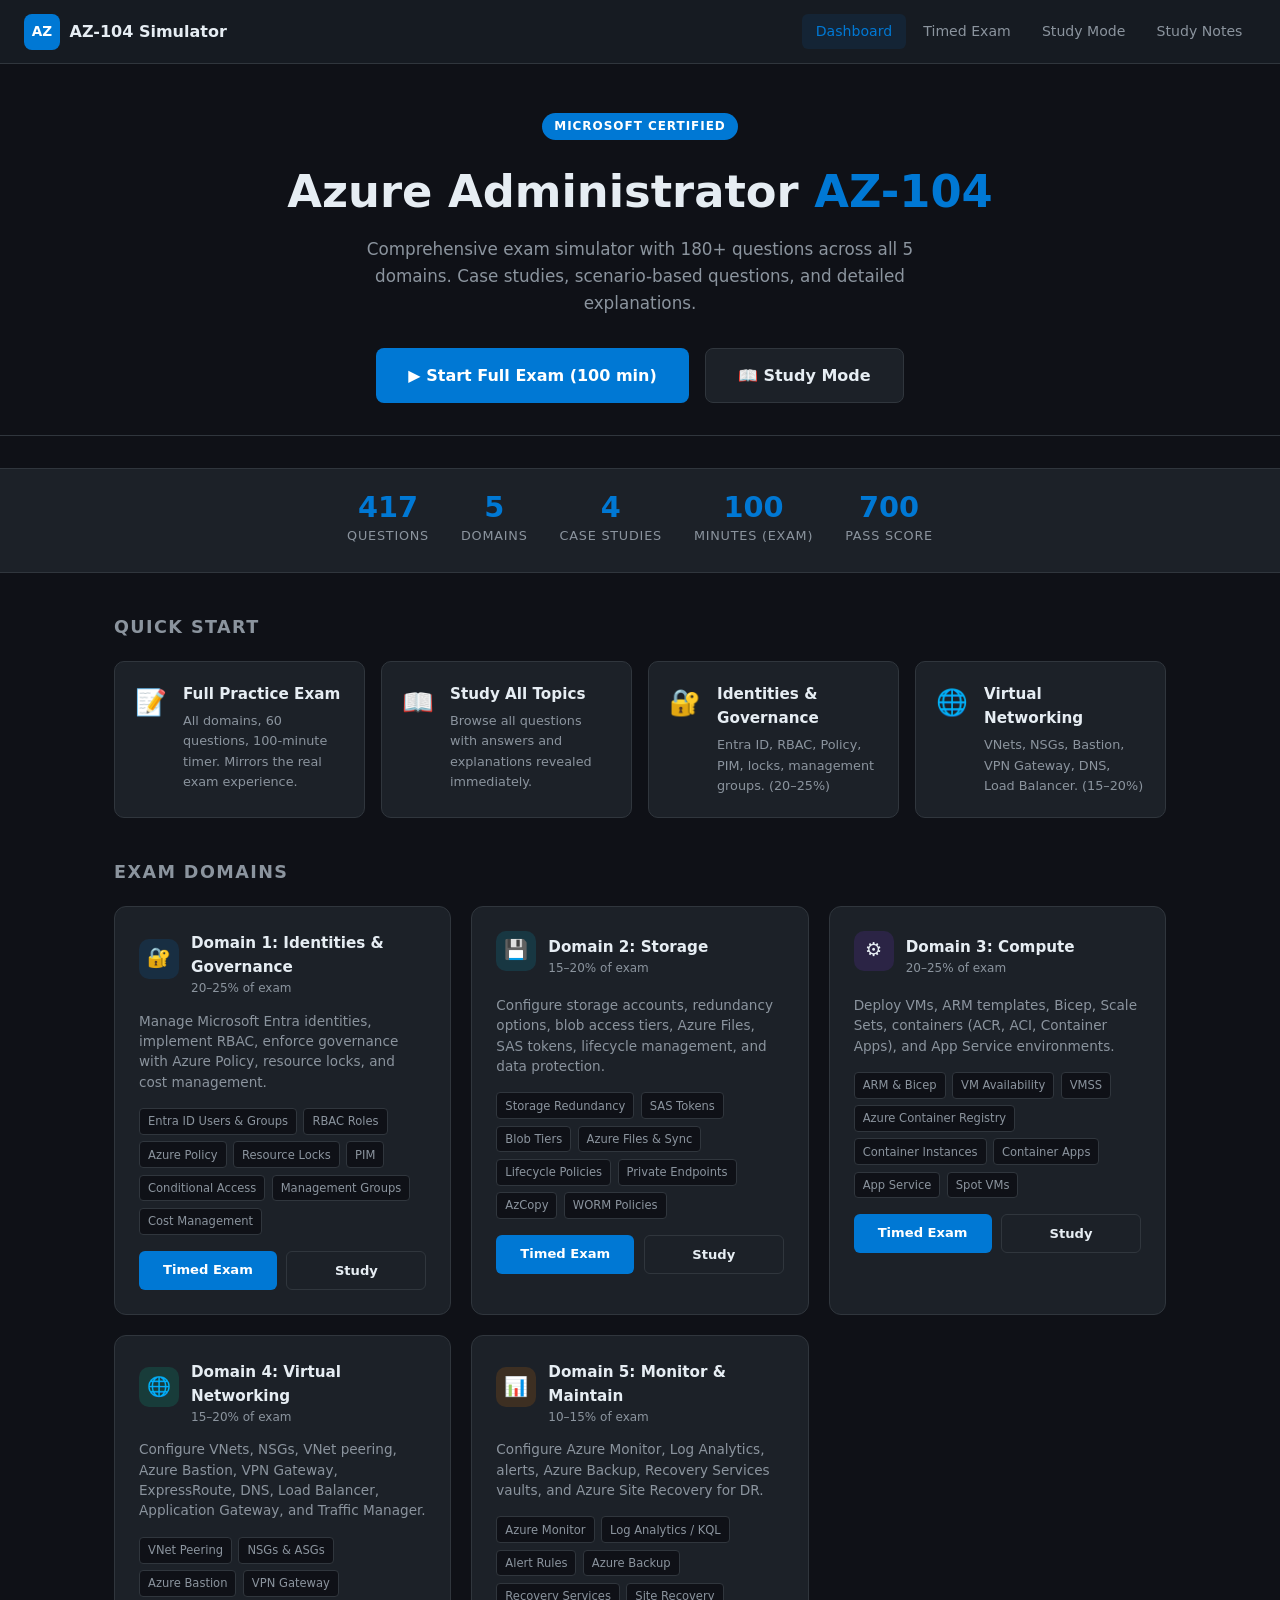
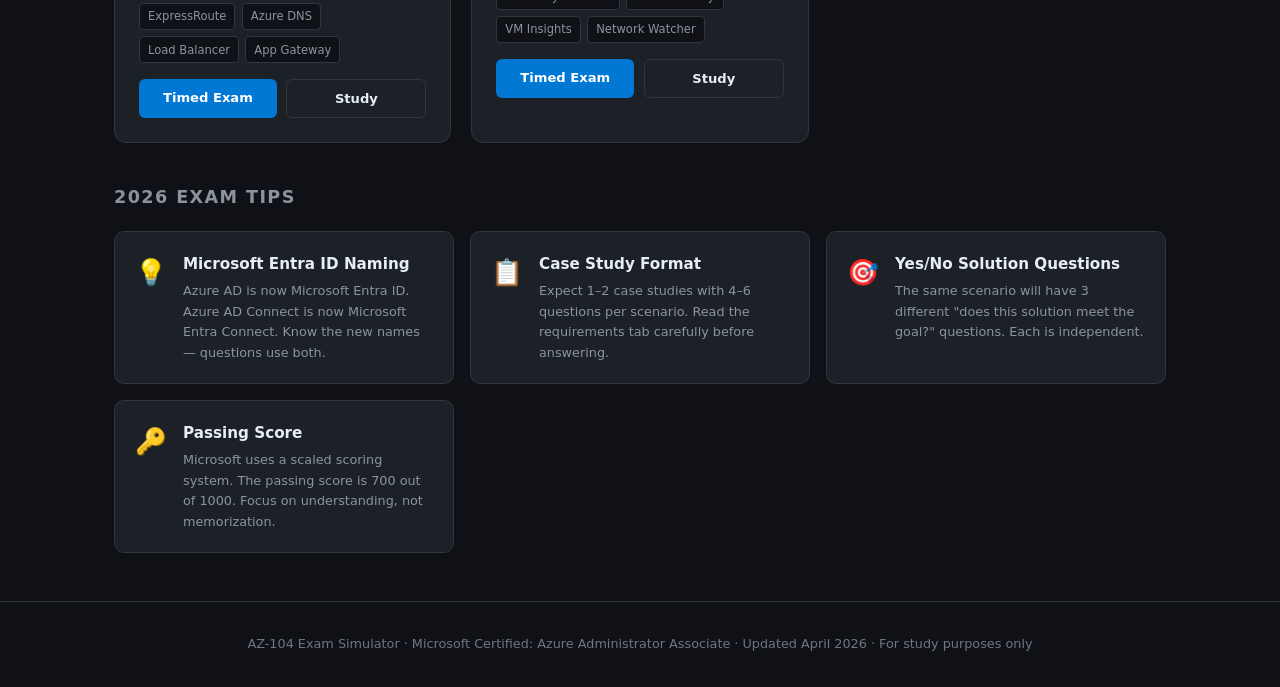
<file: index.html>
<!DOCTYPE html>
<html lang="en">
<head>
  <meta charset="UTF-8">
  <meta name="viewport" content="width=device-width, initial-scale=1.0">
  <title>AZ-104 Exam Simulator — Azure Administrator</title>
  <link rel="stylesheet" href="css/styles.css">
  <style>
    /* ── Index-page specific styles ─────────────────────────────────────── */
    .hero {
      text-align: center;
      padding: 3rem 2rem 2rem;
    }
    .hero-badge {
      display: inline-block;
      background: var(--azure-blue);
      color: #fff;
      font-size: 0.75rem;
      font-weight: 700;
      padding: 0.25rem 0.75rem;
      border-radius: 99px;
      letter-spacing: 0.08em;
      text-transform: uppercase;
      margin-bottom: 1rem;
    }
    .hero h1 {
      font-size: clamp(1.8rem, 4vw, 2.8rem);
      font-weight: 800;
      color: var(--text-primary);
      margin: 0 0 0.5rem;
    }
    .hero h1 span { color: var(--azure-blue); }
    .hero p {
      color: var(--text-secondary);
      font-size: 1.05rem;
      max-width: 560px;
      margin: 0 auto 2rem;
    }
    .hero-actions {
      display: flex;
      gap: 1rem;
      justify-content: center;
      flex-wrap: wrap;
    }
    .btn-hero-primary {
      background: var(--azure-blue);
      color: #fff;
      border: none;
      padding: 0.85rem 2rem;
      border-radius: 8px;
      font-size: 1rem;
      font-weight: 600;
      cursor: pointer;
      text-decoration: none;
      display: inline-flex;
      align-items: center;
      gap: 0.5rem;
      transition: background 0.2s, transform 0.1s;
    }
    .btn-hero-primary:hover { background: #106ebe; transform: translateY(-1px); }
    .btn-hero-secondary {
      background: var(--bg-card);
      color: var(--text-primary);
      border: 1px solid var(--border-color);
      padding: 0.85rem 2rem;
      border-radius: 8px;
      font-size: 1rem;
      font-weight: 600;
      cursor: pointer;
      text-decoration: none;
      display: inline-flex;
      align-items: center;
      gap: 0.5rem;
      transition: background 0.2s;
    }
    .btn-hero-secondary:hover { background: var(--bg-hover); }

    /* Stats bar */
    .stats-bar {
      display: flex;
      justify-content: center;
      gap: 2rem;
      flex-wrap: wrap;
      padding: 1.5rem 2rem;
      background: var(--bg-card);
      border-top: 1px solid var(--border-color);
      border-bottom: 1px solid var(--border-color);
    }
    .stat-item { text-align: center; }
    .stat-value {
      display: block;
      font-size: 1.8rem;
      font-weight: 700;
      color: var(--azure-blue);
    }
    .stat-label { font-size: 0.8rem; color: var(--text-secondary); text-transform: uppercase; letter-spacing: 0.06em; }

    /* Domain cards grid */
    .domains-section {
      max-width: 1100px;
      margin: 2.5rem auto;
      padding: 0 1.5rem;
    }
    .section-title {
      font-size: 1.1rem;
      font-weight: 700;
      color: var(--text-secondary);
      text-transform: uppercase;
      letter-spacing: 0.08em;
      margin-bottom: 1.25rem;
    }
    .domain-grid {
      display: grid;
      grid-template-columns: repeat(auto-fill, minmax(300px, 1fr));
      gap: 1.25rem;
    }
    .domain-card {
      background: var(--bg-card);
      border: 1px solid var(--border-color);
      border-radius: 12px;
      padding: 1.5rem;
      transition: border-color 0.2s, transform 0.15s;
      cursor: default;
    }
    .domain-card:hover { border-color: var(--azure-blue); transform: translateY(-2px); }
    .domain-card-header {
      display: flex;
      align-items: center;
      gap: 0.75rem;
      margin-bottom: 0.75rem;
    }
    .domain-icon {
      width: 40px; height: 40px;
      border-radius: 10px;
      display: flex; align-items: center; justify-content: center;
      font-size: 1.2rem;
      flex-shrink: 0;
    }
    .d1 .domain-icon { background: rgba(0,120,212,0.15); }
    .d2 .domain-icon { background: rgba(0,180,216,0.15); }
    .d3 .domain-icon { background: rgba(131,56,236,0.15); }
    .d4 .domain-icon { background: rgba(6,214,160,0.15); }
    .d5 .domain-icon { background: rgba(247,127,0,0.15); }
    .domain-card-title { font-weight: 700; font-size: 0.95rem; }
    .domain-card-weight { font-size: 0.75rem; color: var(--text-secondary); }
    .domain-card-desc { font-size: 0.85rem; color: var(--text-secondary); line-height: 1.5; margin-bottom: 1rem; }
    .domain-card-topics {
      list-style: none;
      padding: 0; margin: 0 0 1rem;
      display: flex; flex-wrap: wrap; gap: 0.4rem;
    }
    .domain-card-topics li {
      font-size: 0.72rem;
      background: var(--bg-primary);
      border: 1px solid var(--border-color);
      border-radius: 4px;
      padding: 0.2rem 0.5rem;
      color: var(--text-secondary);
    }
    .domain-card-actions {
      display: flex; gap: 0.6rem;
    }
    .btn-domain-exam, .btn-domain-study {
      flex: 1;
      padding: 0.5rem;
      border-radius: 6px;
      font-size: 0.82rem;
      font-weight: 600;
      cursor: pointer;
      text-decoration: none;
      text-align: center;
      transition: background 0.15s;
    }
    .btn-domain-exam {
      background: var(--azure-blue);
      color: #fff;
      border: none;
    }
    .btn-domain-exam:hover { background: #106ebe; }
    .btn-domain-study {
      background: transparent;
      color: var(--text-primary);
      border: 1px solid var(--border-color);
    }
    .btn-domain-study:hover { background: var(--bg-hover); }

    /* Quick Start cards */
    .quickstart-grid {
      display: grid;
      grid-template-columns: repeat(auto-fill, minmax(240px, 1fr));
      gap: 1rem;
      margin-bottom: 2.5rem;
    }
    .qs-card {
      background: var(--bg-card);
      border: 1px solid var(--border-color);
      border-radius: 10px;
      padding: 1.25rem;
      text-decoration: none;
      color: var(--text-primary);
      display: flex;
      align-items: flex-start;
      gap: 1rem;
      transition: border-color 0.2s, transform 0.15s;
    }
    .qs-card:hover { border-color: var(--azure-blue); transform: translateY(-2px); }
    .qs-icon { font-size: 1.6rem; flex-shrink: 0; }
    .qs-title { font-weight: 700; font-size: 0.95rem; margin-bottom: 0.3rem; }
    .qs-desc { font-size: 0.8rem; color: var(--text-secondary); }

    /* Footer */
    footer {
      text-align: center;
      padding: 2rem;
      color: var(--text-muted);
      font-size: 0.8rem;
      border-top: 1px solid var(--border-color);
      margin-top: 3rem;
    }
  </style>
</head>
<body>

<!-- ── Header ───────────────────────────────────────────────────────────── -->
<header class="app-header">
  <div class="header-inner">
    <div class="header-brand">
      <div class="brand-logo">AZ</div>
      <span class="brand-name">AZ-104 Simulator</span>
    </div>
    <nav class="header-nav">
      <a href="index.html" class="nav-link active">Dashboard</a>
      <a href="exam.html" class="nav-link">Timed Exam</a>
      <a href="study.html" class="nav-link">Study Mode</a>
      <a href="notes.html" class="nav-link">Study Notes</a>
    </nav>
  </div>
</header>

<!-- ── Hero ─────────────────────────────────────────────────────────────── -->
<section class="hero">
  <span class="hero-badge">Microsoft Certified</span>
  <h1>Azure Administrator <span>AZ-104</span></h1>
  <p>Comprehensive exam simulator with 180+ questions across all 5 domains. Case studies, scenario-based questions, and detailed explanations.</p>
  <div class="hero-actions">
    <a href="exam.html" class="btn-hero-primary">▶ Start Full Exam (100 min)</a>
    <a href="study.html" class="btn-hero-secondary">📖 Study Mode</a>
  </div>
</section>

<!-- ── Stats Bar ─────────────────────────────────────────────────────────── -->
<div class="stats-bar" id="stats-bar">
  <div class="stat-item">
    <span class="stat-value" id="stat-total">—</span>
    <span class="stat-label">Questions</span>
  </div>
  <div class="stat-item">
    <span class="stat-value">5</span>
    <span class="stat-label">Domains</span>
  </div>
  <div class="stat-item">
    <span class="stat-value" id="stat-cs">—</span>
    <span class="stat-label">Case Studies</span>
  </div>
  <div class="stat-item">
    <span class="stat-value">100</span>
    <span class="stat-label">Minutes (Exam)</span>
  </div>
  <div class="stat-item">
    <span class="stat-value">700</span>
    <span class="stat-label">Pass Score</span>
  </div>
</div>

<!-- ── Main Content ──────────────────────────────────────────────────────── -->
<main class="domains-section">

  <!-- Quick Start -->
  <div class="section-title">Quick Start</div>
  <div class="quickstart-grid">
    <a href="exam.html?domain=0" class="qs-card">
      <span class="qs-icon">📝</span>
      <div>
        <div class="qs-title">Full Practice Exam</div>
        <div class="qs-desc">All domains, 60 questions, 100-minute timer. Mirrors the real exam experience.</div>
      </div>
    </a>
    <a href="study.html?domain=0" class="qs-card">
      <span class="qs-icon">📖</span>
      <div>
        <div class="qs-title">Study All Topics</div>
        <div class="qs-desc">Browse all questions with answers and explanations revealed immediately.</div>
      </div>
    </a>
    <a href="study.html?domain=1" class="qs-card">
      <span class="qs-icon">🔐</span>
      <div>
        <div class="qs-title">Identities &amp; Governance</div>
        <div class="qs-desc">Entra ID, RBAC, Policy, PIM, locks, management groups. (20–25%)</div>
      </div>
    </a>
    <a href="study.html?domain=4" class="qs-card">
      <span class="qs-icon">🌐</span>
      <div>
        <div class="qs-title">Virtual Networking</div>
        <div class="qs-desc">VNets, NSGs, Bastion, VPN Gateway, DNS, Load Balancer. (15–20%)</div>
      </div>
    </a>
  </div>

  <!-- Domain Cards -->
  <div class="section-title">Exam Domains</div>
  <div class="domain-grid">

    <div class="domain-card d1">
      <div class="domain-card-header">
        <div class="domain-icon">🔐</div>
        <div>
          <div class="domain-card-title">Domain 1: Identities &amp; Governance</div>
          <div class="domain-card-weight">20–25% of exam</div>
        </div>
      </div>
      <p class="domain-card-desc">Manage Microsoft Entra identities, implement RBAC, enforce governance with Azure Policy, resource locks, and cost management.</p>
      <ul class="domain-card-topics">
        <li>Entra ID Users &amp; Groups</li><li>RBAC Roles</li><li>Azure Policy</li>
        <li>Resource Locks</li><li>PIM</li><li>Conditional Access</li>
        <li>Management Groups</li><li>Cost Management</li>
      </ul>
      <div class="domain-card-actions">
        <a href="exam.html?domain=1" class="btn-domain-exam">Timed Exam</a>
        <a href="study.html?domain=1" class="btn-domain-study">Study</a>
      </div>
    </div>

    <div class="domain-card d2">
      <div class="domain-card-header">
        <div class="domain-icon">💾</div>
        <div>
          <div class="domain-card-title">Domain 2: Storage</div>
          <div class="domain-card-weight">15–20% of exam</div>
        </div>
      </div>
      <p class="domain-card-desc">Configure storage accounts, redundancy options, blob access tiers, Azure Files, SAS tokens, lifecycle management, and data protection.</p>
      <ul class="domain-card-topics">
        <li>Storage Redundancy</li><li>SAS Tokens</li><li>Blob Tiers</li>
        <li>Azure Files &amp; Sync</li><li>Lifecycle Policies</li><li>Private Endpoints</li>
        <li>AzCopy</li><li>WORM Policies</li>
      </ul>
      <div class="domain-card-actions">
        <a href="exam.html?domain=2" class="btn-domain-exam">Timed Exam</a>
        <a href="study.html?domain=2" class="btn-domain-study">Study</a>
      </div>
    </div>

    <div class="domain-card d3">
      <div class="domain-card-header">
        <div class="domain-icon">⚙️</div>
        <div>
          <div class="domain-card-title">Domain 3: Compute</div>
          <div class="domain-card-weight">20–25% of exam</div>
        </div>
      </div>
      <p class="domain-card-desc">Deploy VMs, ARM templates, Bicep, Scale Sets, containers (ACR, ACI, Container Apps), and App Service environments.</p>
      <ul class="domain-card-topics">
        <li>ARM &amp; Bicep</li><li>VM Availability</li><li>VMSS</li>
        <li>Azure Container Registry</li><li>Container Instances</li><li>Container Apps</li>
        <li>App Service</li><li>Spot VMs</li>
      </ul>
      <div class="domain-card-actions">
        <a href="exam.html?domain=3" class="btn-domain-exam">Timed Exam</a>
        <a href="study.html?domain=3" class="btn-domain-study">Study</a>
      </div>
    </div>

    <div class="domain-card d4">
      <div class="domain-card-header">
        <div class="domain-icon">🌐</div>
        <div>
          <div class="domain-card-title">Domain 4: Virtual Networking</div>
          <div class="domain-card-weight">15–20% of exam</div>
        </div>
      </div>
      <p class="domain-card-desc">Configure VNets, NSGs, VNet peering, Azure Bastion, VPN Gateway, ExpressRoute, DNS, Load Balancer, Application Gateway, and Traffic Manager.</p>
      <ul class="domain-card-topics">
        <li>VNet Peering</li><li>NSGs &amp; ASGs</li><li>Azure Bastion</li>
        <li>VPN Gateway</li><li>ExpressRoute</li><li>Azure DNS</li>
        <li>Load Balancer</li><li>App Gateway</li>
      </ul>
      <div class="domain-card-actions">
        <a href="exam.html?domain=4" class="btn-domain-exam">Timed Exam</a>
        <a href="study.html?domain=4" class="btn-domain-study">Study</a>
      </div>
    </div>

    <div class="domain-card d5">
      <div class="domain-card-header">
        <div class="domain-icon">📊</div>
        <div>
          <div class="domain-card-title">Domain 5: Monitor &amp; Maintain</div>
          <div class="domain-card-weight">10–15% of exam</div>
        </div>
      </div>
      <p class="domain-card-desc">Configure Azure Monitor, Log Analytics, alerts, Azure Backup, Recovery Services vaults, and Azure Site Recovery for DR.</p>
      <ul class="domain-card-topics">
        <li>Azure Monitor</li><li>Log Analytics / KQL</li><li>Alert Rules</li>
        <li>Azure Backup</li><li>Recovery Services</li><li>Site Recovery</li>
        <li>VM Insights</li><li>Network Watcher</li>
      </ul>
      <div class="domain-card-actions">
        <a href="exam.html?domain=5" class="btn-domain-exam">Timed Exam</a>
        <a href="study.html?domain=5" class="btn-domain-study">Study</a>
      </div>
    </div>

  </div><!-- /domain-grid -->

  <!-- Exam Tips -->
  <div class="section-title" style="margin-top:2.5rem">2026 Exam Tips</div>
  <div style="display:grid;grid-template-columns:repeat(auto-fill,minmax(260px,1fr));gap:1rem;">
    <div class="qs-card" style="cursor:default">
      <span class="qs-icon">💡</span>
      <div>
        <div class="qs-title">Microsoft Entra ID Naming</div>
        <div class="qs-desc">Azure AD is now Microsoft Entra ID. Azure AD Connect is now Microsoft Entra Connect. Know the new names — questions use both.</div>
      </div>
    </div>
    <div class="qs-card" style="cursor:default">
      <span class="qs-icon">📋</span>
      <div>
        <div class="qs-title">Case Study Format</div>
        <div class="qs-desc">Expect 1–2 case studies with 4–6 questions per scenario. Read the requirements tab carefully before answering.</div>
      </div>
    </div>
    <div class="qs-card" style="cursor:default">
      <span class="qs-icon">🎯</span>
      <div>
        <div class="qs-title">Yes/No Solution Questions</div>
        <div class="qs-desc">The same scenario will have 3 different "does this solution meet the goal?" questions. Each is independent.</div>
      </div>
    </div>
    <div class="qs-card" style="cursor:default">
      <span class="qs-icon">🔑</span>
      <div>
        <div class="qs-title">Passing Score</div>
        <div class="qs-desc">Microsoft uses a scaled scoring system. The passing score is 700 out of 1000. Focus on understanding, not memorization.</div>
      </div>
    </div>
  </div>

</main>

<footer>
  AZ-104 Exam Simulator · Microsoft Certified: Azure Administrator Associate · Updated April 2026 · For study purposes only
</footer>

<!-- Load question data -->
<script src="data/domain1.js"></script>
<script src="data/domain2.js"></script>
<script src="data/domain3.js"></script>
<script src="data/domain4.js"></script>
<script src="data/domain5.js"></script>
<script src="data/case_studies.js"></script>
<script>
  document.addEventListener('DOMContentLoaded', () => {
    const total = typeof QUESTIONS !== 'undefined' ? QUESTIONS.length : 0;
    const cs = typeof CASE_STUDIES !== 'undefined' ? Object.keys(CASE_STUDIES).length : 0;
    document.getElementById('stat-total').textContent = total;
    document.getElementById('stat-cs').textContent = cs;
  });
</script>

</body>
</html>
</file>
<file: css/styles.css>
/* AZ-104 Exam Prep - Professional Dark Theme */
/* Azure Brand Colors: Primary #0078d4, Dark bg #0f1117 */

:root {
  --bg-primary: #0f1117;
  --bg-secondary: #161b22;
  --bg-card: #1c2128;
  --bg-hover: #21262d;
  --border: #30363d;
  --text-primary: #e6edf3;
  --text-secondary: #8b949e;
  --text-muted: #6e7681;
  --azure-blue: #0078d4;
  --azure-blue-hover: #106ebe;
  --azure-light: #50a3e0;
  --success: #3fb950;
  --success-bg: #1a3a20;
  --error: #f85149;
  --error-bg: #3a1a1a;
  --warning: #d29922;
  --warning-bg: #3a2e10;
  --info: #58a6ff;
  --d1-color: #0078d4;  /* Identity - Azure Blue */
  --d2-color: #00b4d8;  /* Storage - Cyan */
  --d3-color: #8338ec;  /* Compute - Purple */
  --d4-color: #06d6a0;  /* Networking - Teal */
  --d5-color: #f77f00;  /* Monitor - Orange */
  --font: 'Segoe UI', system-ui, -apple-system, sans-serif;
  --font-mono: 'Cascadia Code', 'Consolas', monospace;
  --radius: 8px;
  --radius-lg: 12px;
  --shadow: 0 4px 12px rgba(0, 0, 0, 0.4);
  --transition: all 0.2s ease;
  /* Aliases used by exam/study pages */
  --border-color: #30363d;
}

* { box-sizing: border-box; margin: 0; padding: 0; }

body {
  font-family: var(--font);
  background: var(--bg-primary);
  color: var(--text-primary);
  line-height: 1.6;
  min-height: 100vh;
}

a { color: var(--azure-blue); text-decoration: none; }
a:hover { color: var(--azure-light); text-decoration: underline; }

/* ========== LAYOUT ========== */
.container { max-width: 1200px; margin: 0 auto; padding: 0 24px; }

header, .app-header {
  background: var(--bg-secondary);
  border-bottom: 1px solid var(--border);
  padding: 0 1.5rem;
  height: 64px;
  display: flex;
  align-items: center;
  position: sticky;
  top: 0;
  z-index: 100;
  backdrop-filter: blur(8px);
}

/* Shared header layout */
.header-inner {
  display: flex;
  align-items: center;
  justify-content: space-between;
  width: 100%;
  max-width: 1400px;
  margin: 0 auto;
}

.header-brand {
  display: flex;
  align-items: center;
  gap: 0.6rem;
  text-decoration: none;
}
.brand-logo {
  width: 36px; height: 36px;
  background: var(--azure-blue);
  border-radius: 8px;
  display: flex; align-items: center; justify-content: center;
  font-weight: 800; font-size: 0.85rem; color: #fff;
  flex-shrink: 0;
}
.brand-name { font-weight: 700; font-size: 1rem; color: var(--text-primary); }

.header-nav { display: flex; gap: 4px; }
.nav-link {
  padding: 0.4rem 0.85rem;
  border-radius: 6px;
  color: var(--text-secondary);
  font-size: 0.88rem;
  font-weight: 500;
  transition: background 0.15s, color 0.15s;
  text-decoration: none;
}
.nav-link:hover { background: var(--bg-hover); color: var(--text-primary); text-decoration: none; }
.nav-link.active { color: var(--azure-blue); background: rgba(0,120,212,0.1); }


.logo {
  display: flex;
  align-items: center;
  gap: 12px;
  font-size: 1.1rem;
  font-weight: 700;
  color: var(--text-primary);
}

.logo-badge {
  background: var(--azure-blue);
  color: #fff;
  padding: 4px 10px;
  border-radius: 6px;
  font-size: 0.8rem;
  font-weight: 700;
  letter-spacing: 0.5px;
}

nav { display: flex; gap: 4px; }
nav a {
  padding: 8px 16px;
  border-radius: var(--radius);
  color: var(--text-secondary);
  font-size: 0.9rem;
  transition: var(--transition);
}
nav a:hover, nav a.active {
  background: var(--bg-hover);
  color: var(--text-primary);
  text-decoration: none;
}
nav a.active { color: var(--azure-blue); }

/* ========== HERO / DASHBOARD ========== */
.hero {
  padding: 48px 0 32px;
  border-bottom: 1px solid var(--border);
  margin-bottom: 32px;
}

.hero-title {
  font-size: 2rem;
  font-weight: 700;
  margin-bottom: 8px;
  background: linear-gradient(135deg, var(--azure-blue), var(--azure-light));
  -webkit-background-clip: text;
  -webkit-text-fill-color: transparent;
  background-clip: text;
}

.hero-subtitle {
  color: var(--text-secondary);
  font-size: 1.05rem;
  max-width: 600px;
}

/* ========== STATS BAR ========== */
.stats-bar {
  display: flex;
  gap: 16px;
  margin: 24px 0;
  flex-wrap: wrap;
}

.stat-card {
  background: var(--bg-card);
  border: 1px solid var(--border);
  border-radius: var(--radius);
  padding: 16px 20px;
  flex: 1;
  min-width: 140px;
}

.stat-value {
  font-size: 1.8rem;
  font-weight: 700;
  color: var(--azure-blue);
  line-height: 1;
}

.stat-label {
  font-size: 0.8rem;
  color: var(--text-secondary);
  margin-top: 4px;
  text-transform: uppercase;
  letter-spacing: 0.5px;
}

/* ========== DOMAIN CARDS ========== */
.domain-grid {
  display: grid;
  grid-template-columns: repeat(auto-fill, minmax(220px, 1fr));
  gap: 16px;
  margin-bottom: 32px;
}

.domain-card {
  background: var(--bg-card);
  border: 1px solid var(--border);
  border-radius: var(--radius-lg);
  padding: 24px;
  cursor: pointer;
  transition: var(--transition);
  position: relative;
  overflow: hidden;
  display: block;
  text-decoration: none;
  color: inherit;
}

.domain-card::before {
  content: '';
  position: absolute;
  top: 0; left: 0; right: 0;
  height: 3px;
}

.domain-card[data-domain="1"]::before { background: var(--d1-color); }
.domain-card[data-domain="2"]::before { background: var(--d2-color); }
.domain-card[data-domain="3"]::before { background: var(--d3-color); }
.domain-card[data-domain="4"]::before { background: var(--d4-color); }
.domain-card[data-domain="5"]::before { background: var(--d5-color); }

.domain-card:hover {
  border-color: var(--azure-blue);
  transform: translateY(-2px);
  box-shadow: var(--shadow);
  text-decoration: none;
}

.domain-icon { font-size: 1.8rem; margin-bottom: 12px; }
.domain-name { font-size: 0.95rem; font-weight: 600; margin-bottom: 6px; }
.domain-pct {
  font-size: 0.8rem;
  color: var(--text-secondary);
  margin-bottom: 12px;
}

.domain-progress {
  height: 4px;
  background: var(--border);
  border-radius: 2px;
  overflow: hidden;
  margin-bottom: 8px;
}

.domain-progress-bar {
  height: 100%;
  border-radius: 2px;
  width: 0%;
  transition: width 0.6s ease;
}

.domain-card[data-domain="1"] .domain-progress-bar { background: var(--d1-color); }
.domain-card[data-domain="2"] .domain-progress-bar { background: var(--d2-color); }
.domain-card[data-domain="3"] .domain-progress-bar { background: var(--d3-color); }
.domain-card[data-domain="4"] .domain-progress-bar { background: var(--d4-color); }
.domain-card[data-domain="5"] .domain-progress-bar { background: var(--d5-color); }

.domain-q-count { font-size: 0.78rem; color: var(--text-muted); }

/* ========== BUTTONS ========== */
.btn {
  display: inline-flex;
  align-items: center;
  gap: 8px;
  padding: 10px 20px;
  border-radius: var(--radius);
  border: none;
  cursor: pointer;
  font-family: var(--font);
  font-size: 0.9rem;
  font-weight: 600;
  transition: var(--transition);
  text-decoration: none;
}

.btn-primary {
  background: var(--azure-blue);
  color: #fff;
}
.btn-primary:hover {
  background: var(--azure-blue-hover);
  color: #fff;
  text-decoration: none;
}

.btn-secondary {
  background: var(--bg-card);
  color: var(--text-primary);
  border: 1px solid var(--border);
}
.btn-secondary:hover {
  background: var(--bg-hover);
  border-color: var(--azure-blue);
}

.btn-success { background: var(--success); color: #fff; }
.btn-danger { background: var(--error); color: #fff; }
.btn-lg { padding: 14px 28px; font-size: 1rem; border-radius: var(--radius-lg); }
.btn-sm { padding: 6px 12px; font-size: 0.82rem; }

/* ========== EXAM SIMULATOR ========== */
.exam-layout {
  display: grid;
  grid-template-columns: 1fr 280px;
  gap: 24px;
  padding: 24px 0;
  align-items: start;
}

@media (max-width: 900px) {
  .exam-layout { grid-template-columns: 1fr; }
  .exam-sidebar { order: -1; }
}

/* Timer */
.exam-timer {
  background: var(--bg-card);
  border: 1px solid var(--border);
  border-radius: var(--radius);
  padding: 12px 20px;
  text-align: center;
  margin-bottom: 16px;
}

.timer-time {
  font-size: 2rem;
  font-weight: 700;
  font-family: var(--font-mono);
  color: var(--text-primary);
}

.timer-time.warning { color: var(--warning); }
.timer-time.danger { color: var(--error); animation: pulse 1s infinite; }

@keyframes pulse {
  0%, 100% { opacity: 1; }
  50% { opacity: 0.5; }
}

.timer-label { font-size: 0.75rem; color: var(--text-muted); text-transform: uppercase; }

/* Progress */
.exam-progress-bar {
  height: 4px;
  background: var(--border);
  border-radius: 2px;
  overflow: hidden;
  margin-bottom: 20px;
}

.exam-progress-fill {
  height: 100%;
  background: var(--azure-blue);
  transition: width 0.4s ease;
}

/* Question card */
.question-card {
  background: var(--bg-card);
  border: 1px solid var(--border);
  border-radius: var(--radius-lg);
  padding: 28px;
  margin-bottom: 16px;
}

.question-meta {
  display: flex;
  align-items: center;
  gap: 12px;
  margin-bottom: 16px;
  flex-wrap: wrap;
}

.question-num {
  font-size: 0.82rem;
  color: var(--text-muted);
  font-weight: 600;
}

.question-tag {
  background: var(--bg-hover);
  border: 1px solid var(--border);
  color: var(--text-secondary);
  font-size: 0.75rem;
  padding: 2px 10px;
  border-radius: 20px;
}

.question-tag.domain-1 { border-color: var(--d1-color); color: var(--d1-color); }
.question-tag.domain-2 { border-color: var(--d2-color); color: var(--d2-color); }
.question-tag.domain-3 { border-color: var(--d3-color); color: var(--d3-color); }
.question-tag.domain-4 { border-color: var(--d4-color); color: var(--d4-color); }
.question-tag.domain-5 { border-color: var(--d5-color); color: var(--d5-color); }

.question-note {
  background: var(--bg-hover);
  border-left: 3px solid var(--warning);
  padding: 10px 14px;
  border-radius: 0 var(--radius) var(--radius) 0;
  font-size: 0.85rem;
  color: var(--text-secondary);
  margin-bottom: 16px;
  font-style: italic;
}

.question-scenario {
  background: var(--bg-secondary);
  border: 1px solid var(--border);
  border-radius: var(--radius);
  padding: 16px;
  margin-bottom: 16px;
  font-size: 0.92rem;
  line-height: 1.7;
}

.question-solution {
  background: var(--bg-hover);
  border-left: 3px solid var(--azure-blue);
  padding: 10px 14px;
  border-radius: 0 var(--radius) var(--radius) 0;
  font-size: 0.9rem;
  margin-bottom: 16px;
  font-weight: 500;
}

.question-text {
  font-size: 0.97rem;
  font-weight: 500;
  margin-bottom: 20px;
  line-height: 1.7;
}

.question-instruction {
  font-size: 0.82rem;
  color: var(--text-secondary);
  margin-bottom: 12px;
  font-style: italic;
}

/* Options */
.options-list { display: flex; flex-direction: column; gap: 10px; }

.option-item {
  display: flex;
  align-items: flex-start;
  gap: 12px;
  padding: 12px 16px;
  border: 1px solid var(--border);
  border-radius: var(--radius);
  cursor: pointer;
  transition: var(--transition);
  background: var(--bg-secondary);
  font-size: 0.92rem;
  line-height: 1.5;
  user-select: none;
}

.option-item:hover:not(.disabled) {
  border-color: var(--azure-blue);
  background: var(--bg-hover);
}

.option-item.selected {
  border-color: var(--azure-blue);
  background: rgba(0, 120, 212, 0.1);
}

.option-item.correct {
  border-color: var(--success);
  background: var(--success-bg);
}

.option-item.incorrect {
  border-color: var(--error);
  background: var(--error-bg);
}

.option-item.disabled { cursor: not-allowed; opacity: 0.8; }

.option-marker {
  width: 24px;
  height: 24px;
  min-width: 24px;
  border-radius: 50%;
  border: 2px solid var(--border);
  display: flex;
  align-items: center;
  justify-content: center;
  font-size: 0.75rem;
  font-weight: 700;
  color: var(--text-muted);
  transition: var(--transition);
  margin-top: 1px;
}

.option-item.selected .option-marker {
  border-color: var(--azure-blue);
  background: var(--azure-blue);
  color: #fff;
}

.option-item.correct .option-marker {
  border-color: var(--success);
  background: var(--success);
  color: #fff;
}

.option-item.incorrect .option-marker {
  border-color: var(--error);
  background: var(--error);
  color: #fff;
}

/* Checkbox style for multi */
.option-marker.checkbox { border-radius: 4px; }

/* Explanation */
.explanation-box {
  margin-top: 20px;
  border-top: 1px solid var(--border);
  padding-top: 20px;
  display: none;
}

.explanation-box.visible { display: block; }

/* Engine-generated explanation inner elements */
.exp-correct-row {
  display: flex;
  align-items: flex-start;
  gap: 10px;
  background: var(--success-bg);
  border: 1px solid var(--success);
  border-radius: var(--radius);
  padding: 10px 14px;
  margin-bottom: 14px;
  font-size: 0.9rem;
  font-weight: 600;
  color: var(--success);
  line-height: 1.5;
}

.exp-check {
  font-size: 1.1rem;
  flex-shrink: 0;
  margin-top: 1px;
}

.exp-body {
  font-size: 0.9rem;
  color: var(--text-secondary);
  line-height: 1.85;
  white-space: pre-line;
  margin-bottom: 10px;
}

.exp-body strong { color: var(--text-primary); }

.exp-reference {
  margin-top: 10px;
  font-size: 0.82rem;
  color: var(--text-muted);
  padding-top: 8px;
  border-top: 1px solid var(--border);
}

.exp-reference a { color: var(--info); text-decoration: none; }
.exp-reference a:hover { text-decoration: underline; }

.explanation-header {
  display: flex;
  align-items: center;
  gap: 10px;
  margin-bottom: 12px;
  font-weight: 700;
  font-size: 0.95rem;
}

.explanation-result {
  padding: 8px 14px;
  border-radius: var(--radius);
  font-size: 0.85rem;
  font-weight: 700;
  display: inline-flex;
  align-items: center;
  gap: 6px;
  margin-bottom: 12px;
}

.explanation-result.correct { background: var(--success-bg); color: var(--success); }
.explanation-result.incorrect { background: var(--error-bg); color: var(--error); }

.explanation-text {
  font-size: 0.9rem;
  color: var(--text-secondary);
  line-height: 1.8;
  white-space: pre-line;
}

.explanation-text strong { color: var(--text-primary); }

.reference-link {
  margin-top: 12px;
  font-size: 0.82rem;
  color: var(--text-muted);
}

.reference-link a { color: var(--info); }

/* Reveal button */
.btn-reveal {
  margin-top: 16px;
  background: var(--bg-hover);
  border: 1px solid var(--border);
  color: var(--text-secondary);
  padding: 8px 16px;
  border-radius: var(--radius);
  cursor: pointer;
  font-size: 0.85rem;
  font-family: var(--font);
  transition: var(--transition);
  width: 100%;
}

.btn-reveal:hover { border-color: var(--azure-blue); color: var(--text-primary); }

/* ========== QUESTION NAVIGATOR ========== */
.nav-panel {
  background: var(--bg-card);
  border: 1px solid var(--border);
  border-radius: var(--radius-lg);
  padding: 20px;
  position: sticky;
  top: 90px;
}

.nav-panel-title {
  font-size: 0.85rem;
  font-weight: 600;
  text-transform: uppercase;
  letter-spacing: 0.5px;
  color: var(--text-secondary);
  margin-bottom: 16px;
}

.nav-grid {
  display: grid;
  grid-template-columns: repeat(5, 1fr);
  gap: 6px;
  margin-bottom: 16px;
}

.nav-btn {
  aspect-ratio: 1;
  border-radius: 6px;
  border: 1px solid var(--border);
  background: var(--bg-secondary);
  color: var(--text-secondary);
  font-size: 0.75rem;
  font-weight: 600;
  cursor: pointer;
  transition: var(--transition);
  display: flex;
  align-items: center;
  justify-content: center;
  font-family: var(--font);
}

.nav-btn:hover { border-color: var(--azure-blue); color: var(--text-primary); }
.nav-btn.current { border-color: var(--azure-blue); background: var(--azure-blue); color: #fff; }
.nav-btn.answered { background: var(--bg-hover); color: var(--text-primary); }
.nav-btn.flagged { border-color: var(--warning); color: var(--warning); }
.nav-btn.correct-nav { border-color: var(--success); background: var(--success-bg); color: var(--success); }
.nav-btn.incorrect-nav { border-color: var(--error); background: var(--error-bg); color: var(--error); }

.nav-legend {
  display: flex;
  flex-direction: column;
  gap: 6px;
  margin-bottom: 16px;
  font-size: 0.78rem;
  color: var(--text-muted);
}

.legend-item { display: flex; align-items: center; gap: 8px; }
.legend-dot {
  width: 10px; height: 10px; border-radius: 3px; border: 1px solid;
}
.legend-dot.unanswered { border-color: var(--border); background: var(--bg-secondary); }
.legend-dot.answered { border-color: var(--border); background: var(--bg-hover); }
.legend-dot.current { border-color: var(--azure-blue); background: var(--azure-blue); }
.legend-dot.flagged { border-color: var(--warning); background: transparent; }

/* Flag checkbox */
.flag-label {
  display: flex;
  align-items: center;
  gap: 8px;
  font-size: 0.85rem;
  color: var(--text-secondary);
  cursor: pointer;
  padding: 8px 0;
}
.flag-label input { accent-color: var(--warning); }

/* ========== SCORE REPORT ========== */
.score-report {
  max-width: 700px;
  margin: 0 auto;
  padding: 32px 0;
}

.score-circle {
  width: 140px;
  height: 140px;
  margin: 0 auto 24px;
  position: relative;
}

.score-circle svg { transform: rotate(-90deg); }
.score-circle-bg { fill: none; stroke: var(--border); stroke-width: 8; }
.score-circle-fill { fill: none; stroke-width: 8; stroke-linecap: round; transition: stroke-dashoffset 1s ease; }
.score-circle-fill.pass { stroke: var(--success); }
.score-circle-fill.fail { stroke: var(--error); }

.score-text {
  position: absolute;
  top: 50%; left: 50%;
  transform: translate(-50%, -50%);
  text-align: center;
}

.score-pct { font-size: 2rem; font-weight: 700; }
.score-pct.pass { color: var(--success); }
.score-pct.fail { color: var(--error); }
.score-verdict { font-size: 0.75rem; color: var(--text-muted); }

.score-breakdown {
  display: flex;
  flex-direction: column;
  gap: 12px;
  margin-top: 24px;
}

.domain-score-row {
  display: flex;
  align-items: center;
  gap: 12px;
  background: var(--bg-card);
  border: 1px solid var(--border);
  border-radius: var(--radius);
  padding: 12px 16px;
}

.domain-score-name { flex: 1; font-size: 0.88rem; }
.domain-score-bar { flex: 2; height: 6px; background: var(--border); border-radius: 3px; overflow: hidden; }
.domain-score-fill { height: 100%; border-radius: 3px; }
.domain-score-pct { font-size: 0.85rem; font-weight: 700; width: 40px; text-align: right; }

/* ========== STUDY MODE ========== */
.study-controls {
  display: flex;
  gap: 12px;
  align-items: center;
  flex-wrap: wrap;
  margin-bottom: 24px;
  padding: 16px;
  background: var(--bg-card);
  border: 1px solid var(--border);
  border-radius: var(--radius-lg);
}

.study-controls select, .study-controls input {
  background: var(--bg-secondary);
  border: 1px solid var(--border);
  color: var(--text-primary);
  padding: 8px 12px;
  border-radius: var(--radius);
  font-family: var(--font);
  font-size: 0.88rem;
  outline: none;
}

.study-controls select:focus, .study-controls input:focus {
  border-color: var(--azure-blue);
}

.study-q-count {
  margin-left: auto;
  font-size: 0.85rem;
  color: var(--text-muted);
}

/* Study question item */
.study-question {
  background: var(--bg-card);
  border: 1px solid var(--border);
  border-radius: var(--radius-lg);
  padding: 24px;
  margin-bottom: 16px;
  transition: var(--transition);
}

.study-question:hover { border-color: var(--text-muted); }

.study-q-header {
  display: flex;
  align-items: center;
  gap: 12px;
  margin-bottom: 12px;
}

/* ========== TOPIC TABS ========== */
.domain-tabs {
  display: flex;
  gap: 4px;
  flex-wrap: wrap;
  margin-bottom: 24px;
  background: var(--bg-secondary);
  border: 1px solid var(--border);
  border-radius: var(--radius-lg);
  padding: 6px;
}

.domain-tab {
  padding: 8px 16px;
  border-radius: var(--radius);
  border: none;
  background: transparent;
  color: var(--text-secondary);
  cursor: pointer;
  font-family: var(--font);
  font-size: 0.88rem;
  font-weight: 500;
  transition: var(--transition);
  white-space: nowrap;
}

.domain-tab:hover { color: var(--text-primary); background: var(--bg-hover); }
.domain-tab.active {
  background: var(--azure-blue);
  color: #fff;
  font-weight: 600;
}

/* ========== NAV CONTROLS ========== */
.nav-controls {
  display: flex;
  align-items: center;
  justify-content: space-between;
  gap: 12px;
  margin-top: 16px;
}

/* ========== EXAM CONFIG MODAL ========== */
.modal-overlay {
  position: fixed;
  inset: 0;
  background: rgba(0, 0, 0, 0.7);
  display: flex;
  align-items: center;
  justify-content: center;
  z-index: 200;
  backdrop-filter: blur(4px);
}

.modal-box {
  background: var(--bg-card);
  border: 1px solid var(--border);
  border-radius: var(--radius-lg);
  padding: 32px;
  max-width: 500px;
  width: 90%;
  box-shadow: var(--shadow);
}

.modal-title { font-size: 1.3rem; font-weight: 700; margin-bottom: 8px; }
.modal-desc { color: var(--text-secondary); font-size: 0.9rem; margin-bottom: 24px; }

.config-option {
  display: flex;
  align-items: center;
  justify-content: space-between;
  padding: 12px 0;
  border-bottom: 1px solid var(--border);
  font-size: 0.9rem;
}

.config-option:last-of-type { border-bottom: none; margin-bottom: 16px; }

.config-option label { color: var(--text-secondary); font-size: 0.85rem; }

.config-option select, .config-option input[type="number"] {
  background: var(--bg-secondary);
  border: 1px solid var(--border);
  color: var(--text-primary);
  padding: 6px 10px;
  border-radius: 6px;
  font-family: var(--font);
  font-size: 0.88rem;
}

.config-checkboxes { display: flex; flex-direction: column; gap: 8px; }

.checkbox-label {
  display: flex;
  align-items: center;
  gap: 10px;
  font-size: 0.88rem;
  color: var(--text-secondary);
  cursor: pointer;
}
.checkbox-label input { accent-color: var(--azure-blue); width: 16px; height: 16px; }

/* ========== CHEATSHEET / TABLES ========== */
.cheatsheet {
  background: var(--bg-card);
  border: 1px solid var(--border);
  border-radius: var(--radius-lg);
  padding: 24px;
  margin-bottom: 24px;
}

.cheatsheet h3 {
  font-size: 1rem;
  font-weight: 700;
  margin-bottom: 16px;
  color: var(--azure-blue);
}

.cheat-table { width: 100%; border-collapse: collapse; font-size: 0.85rem; }
.cheat-table th {
  background: var(--bg-hover);
  padding: 10px 14px;
  text-align: left;
  font-weight: 600;
  color: var(--text-secondary);
  border-bottom: 1px solid var(--border);
  font-size: 0.8rem;
  text-transform: uppercase;
  letter-spacing: 0.4px;
}
.cheat-table td {
  padding: 10px 14px;
  border-bottom: 1px solid var(--border);
  color: var(--text-secondary);
  vertical-align: top;
}
.cheat-table tr:last-child td { border-bottom: none; }
.cheat-table tr:hover td { background: var(--bg-hover); }
.cheat-table td:first-child { color: var(--text-primary); font-weight: 500; }

/* Code / command */
code {
  font-family: var(--font-mono);
  background: var(--bg-hover);
  border: 1px solid var(--border);
  padding: 2px 6px;
  border-radius: 4px;
  font-size: 0.85em;
  color: var(--azure-light);
}

/* ========== UTILITIES ========== */
.hidden { display: none !important; }
.text-center { text-align: center; }
.text-muted { color: var(--text-muted); }
.text-success { color: var(--success); }
.text-error { color: var(--error); }
.text-warning { color: var(--warning); }
.text-info { color: var(--info); }
.mt-8 { margin-top: 8px; }
.mt-16 { margin-top: 16px; }
.mt-24 { margin-top: 24px; }
.mb-16 { margin-bottom: 16px; }
.mb-24 { margin-bottom: 24px; }
.flex { display: flex; }
.flex-center { display: flex; align-items: center; justify-content: center; }
.gap-8 { gap: 8px; }
.gap-16 { gap: 16px; }
.section-title {
  font-size: 1.1rem;
  font-weight: 700;
  margin-bottom: 16px;
  display: flex;
  align-items: center;
  gap: 10px;
}
.divider {
  border: none;
  border-top: 1px solid var(--border);
  margin: 24px 0;
}
.badge {
  display: inline-flex;
  align-items: center;
  padding: 2px 8px;
  border-radius: 20px;
  font-size: 0.75rem;
  font-weight: 600;
}
.badge-blue { background: rgba(0,120,212,0.2); color: var(--azure-blue); }
.badge-green { background: var(--success-bg); color: var(--success); }
.badge-red { background: var(--error-bg); color: var(--error); }
.badge-yellow { background: var(--warning-bg); color: var(--warning); }

/* Scrollbar */
::-webkit-scrollbar { width: 6px; height: 6px; }
::-webkit-scrollbar-track { background: var(--bg-primary); }
::-webkit-scrollbar-thumb { background: var(--border); border-radius: 3px; }
::-webkit-scrollbar-thumb:hover { background: var(--text-muted); }

/* ========== RESPONSIVE ========== */
@media (max-width: 768px) {
  .hero-title { font-size: 1.5rem; }
  .domain-grid { grid-template-columns: 1fr 1fr; }
  .stats-bar { flex-direction: column; }
  .question-card { padding: 20px; }
}

@media (max-width: 480px) {
  .domain-grid { grid-template-columns: 1fr; }
  .container { padding: 0 16px; }
}
</file>
